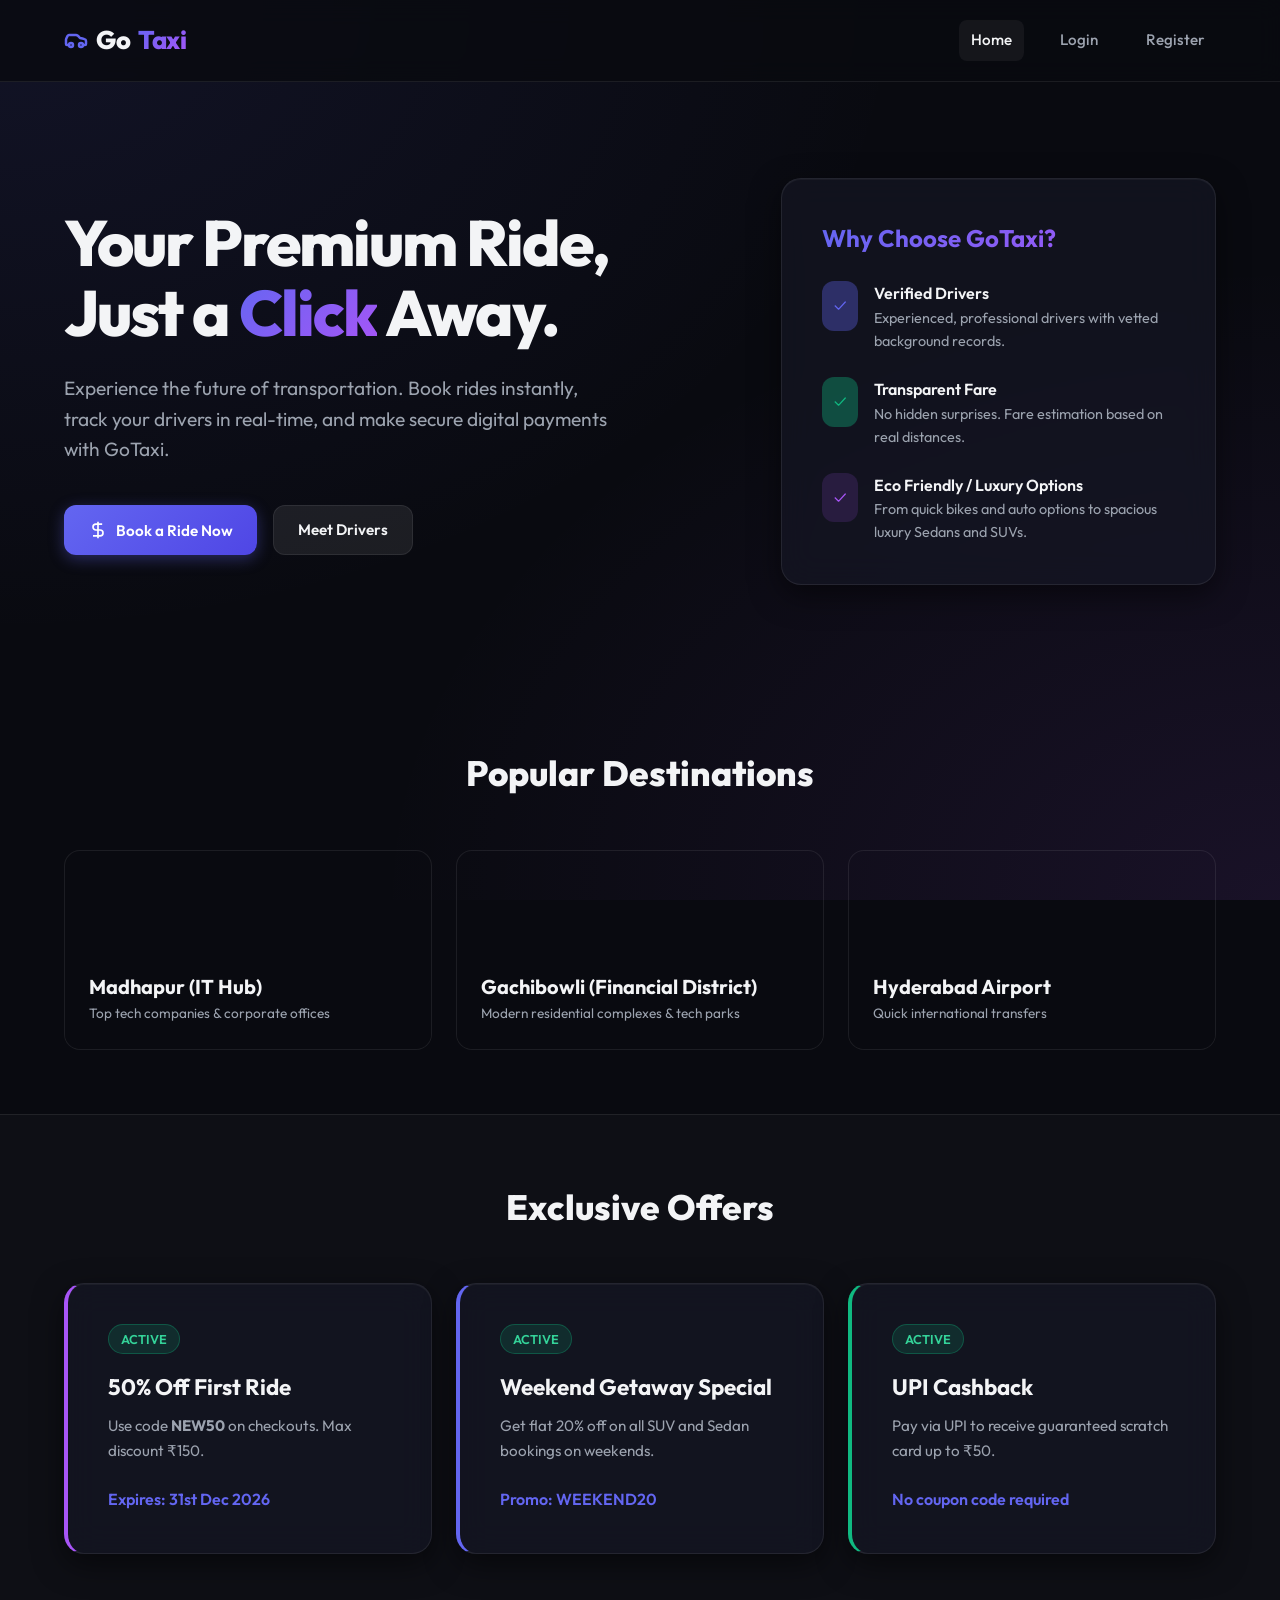
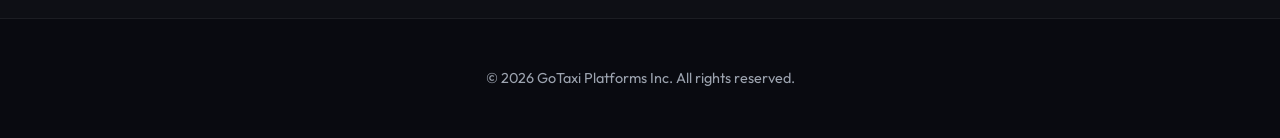
<file: Frontend/index.html>
<!DOCTYPE html>
<html lang="en">
<head>
    <meta charset="UTF-8">
    <meta name="viewport" content="width=device-width, initial-scale=1.0">
    <title>GoTaxi - Modern Ride Booking Platform</title>
    <link rel="stylesheet" href="style.css">
</head>
<body>
    <nav class="navbar" id="main-nav"></nav>

    <main class="hero-section">
        <div class="hero-content">
            <h1>Your Premium Ride, Just a <span>Click</span> Away.</h1>
            <p>Experience the future of transportation. Book rides instantly, track your drivers in real-time, and make secure digital payments with GoTaxi.</p>
            <div class="hero-actions">
                <button class="btn btn-primary" id="quick-book-btn">
                    <svg width="20" height="20" fill="none" stroke="currentColor" stroke-width="2" viewBox="0 0 24 24"><path d="M12 2v20M17 5H9.5a3.5 3.5 0 0 0 0 7h5a3.5 3.5 0 0 1 0 7H6"/></svg>
                    Book a Ride Now
                </button>
                <a href="drivers.html" class="btn btn-secondary">Meet Drivers</a>
            </div>
        </div>
        
        <div class="glass-container" style="display: flex; flex-direction: column; gap: 1.5rem; justify-content: center; height: auto;">
            <h3 style="font-size: 1.5rem; font-weight: 700; background: linear-gradient(135deg, var(--primary), var(--accent)); -webkit-background-clip: text; -webkit-text-fill-color: transparent;">Why Choose GoTaxi?</h3>
            <div style="display: flex; gap: 1rem; align-items: flex-start;">
                <div style="background: var(--primary-glow); padding: 0.75rem; border-radius: 12px; color: var(--primary);">✓</div>
                <div>
                    <h4 style="font-weight: 600;">Verified Drivers</h4>
                    <p style="font-size: 0.9rem; color: var(--text-muted);">Experienced, professional drivers with vetted background records.</p>
                </div>
            </div>
            <div style="display: flex; gap: 1rem; align-items: flex-start;">
                <div style="background: var(--secondary-glow); padding: 0.75rem; border-radius: 12px; color: var(--secondary);">✓</div>
                <div>
                    <h4 style="font-weight: 600;">Transparent Fare</h4>
                    <p style="font-size: 0.9rem; color: var(--text-muted);">No hidden surprises. Fare estimation based on real distances.</p>
                </div>
            </div>
            <div style="display: flex; gap: 1rem; align-items: flex-start;">
                <div style="background: rgba(168, 85, 247, 0.15); padding: 0.75rem; border-radius: 12px; color: var(--accent);">✓</div>
                <div>
                    <h4 style="font-weight: 600;">Eco Friendly / Luxury Options</h4>
                    <p style="font-size: 0.9rem; color: var(--text-muted);">From quick bikes and auto options to spacious luxury Sedans and SUVs.</p>
                </div>
            </div>
        </div>
    </main>

    <section style="padding: 4rem 5%;">
        <h2 style="font-size: 2.2rem; font-weight: 800; text-align: center; margin-bottom: 3rem;">Popular <span>Destinations</span></h2>
        <div class="destinations-grid">
            <div class="destination-card" style="background-image: url('https://images.unsplash.com/photo-1595841696660-558ffb737a4e?w=500&auto=format&fit=crop&q=60');">
                <div class="destination-overlay">
                    <h3 style="font-size: 1.25rem; font-weight: 700;">Madhapur (IT Hub)</h3>
                    <p style="font-size: 0.85rem; color: var(--text-muted);">Top tech companies & corporate offices</p>
                </div>
            </div>
            <div class="destination-card" style="background-image: url('https://images.unsplash.com/photo-1598285521098-b80c5cd8ff71?w=500&auto=format&fit=crop&q=60');">
                <div class="destination-overlay">
                    <h3 style="font-size: 1.25rem; font-weight: 700;">Gachibowli (Financial District)</h3>
                    <p style="font-size: 0.85rem; color: var(--text-muted);">Modern residential complexes & tech parks</p>
                </div>
            </div>
            <div class="destination-card" style="background-image: url('https://images.unsplash.com/photo-1572431441293-63d30fc401c7?w=500&auto=format&fit=crop&q=60');">
                <div class="destination-overlay">
                    <h3 style="font-size: 1.25rem; font-weight: 700;">Hyderabad Airport</h3>
                    <p style="font-size: 0.85rem; color: var(--text-muted);">Quick international transfers</p>
                </div>
            </div>
        </div>
    </section>

    <section style="padding: 4rem 5%; background: rgba(255, 255, 255, 0.02); border-top: 1px solid var(--border-color);">
        <h2 style="font-size: 2.2rem; font-weight: 800; text-align: center; margin-bottom: 3rem;">Exclusive <span>Offers</span></h2>
        <div class="offers-grid">
            <div class="glass-container offer-card">
                <span class="badge badge-success" style="margin-bottom: 1rem;">ACTIVE</span>
                <h3 style="font-size: 1.4rem; font-weight: 700; margin-bottom: 0.5rem;">50% Off First Ride</h3>
                <p style="color: var(--text-muted); font-size: 0.95rem; margin-bottom: 1.5rem;">Use code <strong>NEW50</strong> on checkouts. Max discount ₹150.</p>
                <div style="font-weight: 600; color: var(--primary);">Expires: 31st Dec 2026</div>
            </div>
            <div class="glass-container offer-card" style="border-left: 4px solid var(--primary);">
                <span class="badge badge-success" style="margin-bottom: 1rem;">ACTIVE</span>
                <h3 style="font-size: 1.4rem; font-weight: 700; margin-bottom: 0.5rem;">Weekend Getaway Special</h3>
                <p style="color: var(--text-muted); font-size: 0.95rem; margin-bottom: 1.5rem;">Get flat 20% off on all SUV and Sedan bookings on weekends.</p>
                <div style="font-weight: 600; color: var(--primary);">Promo: WEEKEND20</div>
            </div>
            <div class="glass-container offer-card" style="border-left: 4px solid var(--secondary);">
                <span class="badge badge-success" style="margin-bottom: 1rem;">ACTIVE</span>
                <h3 style="font-size: 1.4rem; font-weight: 700; margin-bottom: 0.5rem;">UPI Cashback</h3>
                <p style="color: var(--text-muted); font-size: 0.95rem; margin-bottom: 1.5rem;">Pay via UPI to receive guaranteed scratch card up to ₹50.</p>
                <div style="font-weight: 600; color: var(--primary);">No coupon code required</div>
            </div>
        </div>
    </section>

    <footer style="text-align: center; padding: 3rem 0; border-top: 1px solid var(--border-color); color: var(--text-muted); font-size: 0.9rem;">
        <p>&copy; 2026 GoTaxi Platforms Inc. All rights reserved.</p>
    </footer>

    <script src="script.js"></script>
</body>
</html>
</file>
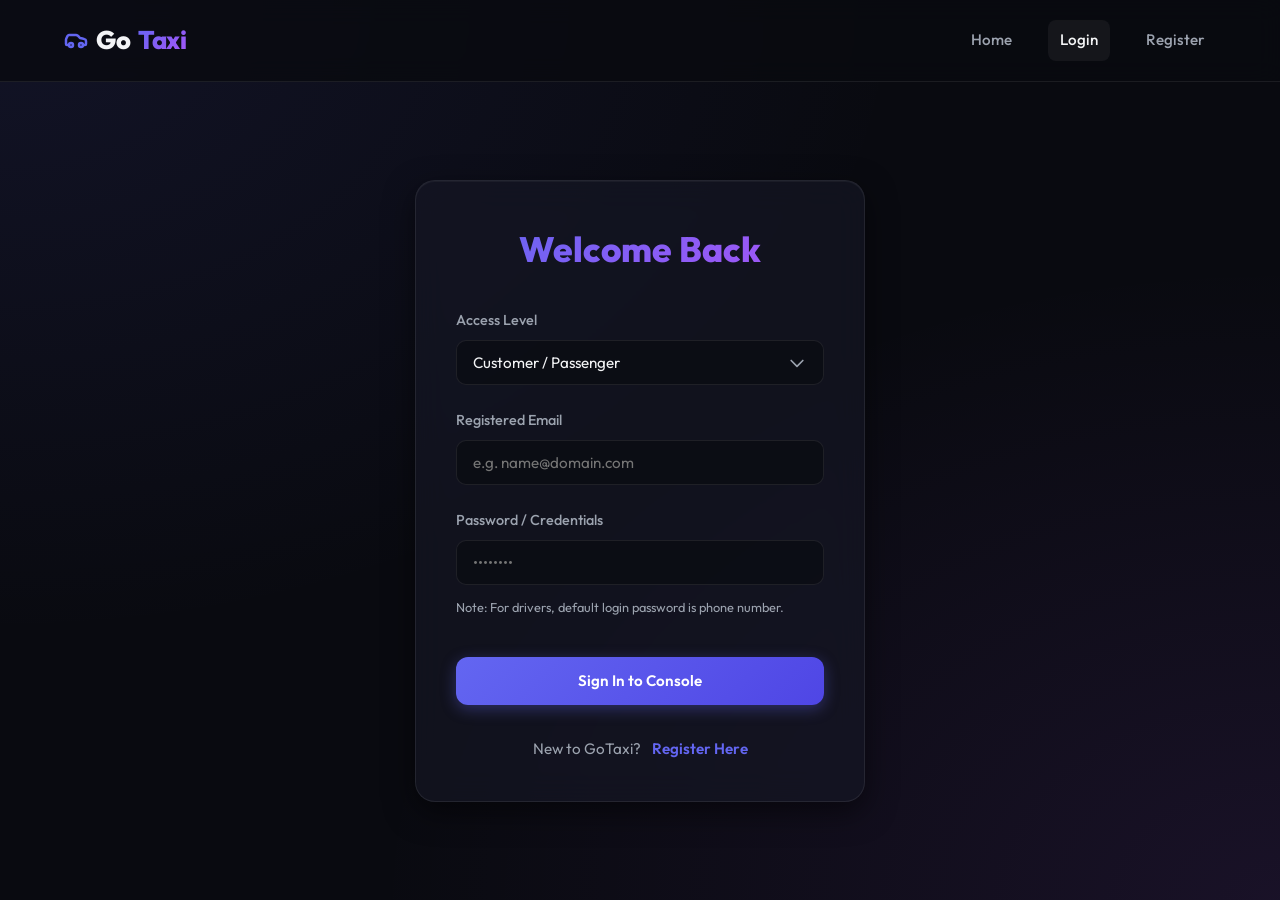
<file: Frontend/admin_dashboard.html>
<!DOCTYPE html>
<html lang="en">
<head>
    <meta charset="UTF-8">
    <meta name="viewport" content="width=device-width, initial-scale=1.0">
    <title>GoTaxi - Platform Administration</title>
    <link rel="stylesheet" href="style.css">
</head>
<body>
    <nav class="navbar" id="main-nav"></nav>

    <main style="max-width: 1300px; margin: 3rem auto; padding: 0 1.5rem;">
        <div style="display: flex; justify-content: space-between; align-items: center; margin-bottom: 2rem;">
            <h2 style="font-size: 2.2rem; font-weight: 800; background: linear-gradient(135deg, var(--primary), var(--accent)); -webkit-background-clip: text; -webkit-text-fill-color: transparent;">Platform Control Panel</h2>
            <button id="admin-add-btn" class="btn btn-primary">
                <svg width="20" height="20" fill="none" stroke="currentColor" stroke-width="2" viewBox="0 0 24 24"><path d="M12 4v16m8-8H4"/></svg>
                Add New Record
            </button>
        </div>

        <!-- Navigation Tabs -->
        <div class="tabs-header">
            <button class="tab-btn active" data-tab="customers">Customers</button>
            <button class="tab-btn" data-tab="drivers">Drivers</button>
            <button class="tab-btn" data-tab="vehicles">Vehicles</button>
            <button class="tab-btn" data-tab="bookings">Bookings</button>
            <button class="tab-btn" data-tab="payments">Payments</button>
        </div>

        <!-- Tab Contents -->
        
        <!-- Customers Tab -->
        <div id="customers" class="tab-pane active">
            <div class="table-wrapper">
                <table>
                    <thead>
                        <tr>
                            <th>Cust ID</th>
                            <th>Full Name</th>
                            <th>Email Address</th>
                            <th>Phone Number</th>
                            <th>Address</th>
                            <th>Actions</th>
                        </tr>
                    </thead>
                    <tbody id="admin-customers-tbody">
                        <tr>
                            <td colspan="6" style="text-align: center; color: var(--text-muted); padding: 2rem;">Loading customers...</td>
                        </tr>
                    </tbody>
                </table>
            </div>
        </div>

        <!-- Drivers Tab -->
        <div id="drivers" class="tab-pane">
            <div class="table-wrapper">
                <table>
                    <thead>
                        <tr>
                            <th>Driver ID</th>
                            <th>Name</th>
                            <th>Email Address</th>
                            <th>Phone</th>
                            <th>License</th>
                            <th>Experience</th>
                            <th>Status</th>
                            <th>Actions</th>
                        </tr>
                    </thead>
                    <tbody id="admin-drivers-tbody">
                        <tr>
                            <td colspan="8" style="text-align: center; color: var(--text-muted); padding: 2rem;">Loading drivers...</td>
                        </tr>
                    </tbody>
                </table>
            </div>
        </div>

        <!-- Vehicles Tab -->
        <div id="vehicles" class="tab-pane">
            <div class="table-wrapper">
                <table>
                    <thead>
                        <tr>
                            <th>Vehicle ID</th>
                            <th>Driver Owner Name</th>
                            <th>Model</th>
                            <th>Category Type</th>
                            <th>Plate Number</th>
                            <th>Seating Capacity</th>
                            <th>Actions</th>
                        </tr>
                    </thead>
                    <tbody id="admin-vehicles-tbody">
                        <tr>
                            <td colspan="7" style="text-align: center; color: var(--text-muted); padding: 2rem;">Loading vehicles...</td>
                        </tr>
                    </tbody>
                </table>
            </div>
        </div>

        <!-- Bookings Tab -->
        <div id="bookings" class="tab-pane">
            <div class="table-wrapper">
                <table>
                    <thead>
                        <tr>
                            <th>Booking ID</th>
                            <th>Customer Name</th>
                            <th>Driver Name</th>
                            <th>Travel Route</th>
                            <th>Booking Date</th>
                            <th>Total Fare</th>
                            <th>Status</th>
                            <th>Actions</th>
                        </tr>
                    </thead>
                    <tbody id="admin-bookings-tbody">
                        <tr>
                            <td colspan="8" style="text-align: center; color: var(--text-muted); padding: 2rem;">Loading bookings...</td>
                        </tr>
                    </tbody>
                </table>
            </div>
        </div>

        <!-- Payments Tab -->
        <div id="payments" class="tab-pane">
            <div class="table-wrapper">
                <table>
                    <thead>
                        <tr>
                            <th>Payment ID</th>
                            <th>Booking ID</th>
                            <th>Customer Name</th>
                            <th>Amount Paid</th>
                            <th>Method</th>
                            <th>Payment Status</th>
                            <th>Actions</th>
                        </tr>
                    </thead>
                    <tbody id="admin-payments-tbody">
                        <tr>
                            <td colspan="7" style="text-align: center; color: var(--text-muted); padding: 2rem;">Loading payments...</td>
                        </tr>
                    </tbody>
                </table>
            </div>
        </div>
    </main>

    <!-- Modal Form Dialog for Add/Edit -->
    <div id="adminModal" class="modal">
        <div class="glass-container modal-content">
            <h3 id="modal-title" style="font-size: 1.5rem; font-weight: 700; margin-bottom: 1.5rem; background: linear-gradient(135deg, var(--primary), var(--accent)); -webkit-background-clip: text; -webkit-text-fill-color: transparent;">Add/Edit Record</h3>
            
            <form id="adminModalForm">
                <div id="modal-form-fields">
                    <!-- Fields dynamically injected by script.js -->
                </div>
                
                <div style="display: flex; gap: 1rem; margin-top: 2rem; justify-content: flex-end;">
                    <button type="button" class="btn btn-secondary" onclick="closeModal()">Cancel</button>
                    <button type="submit" class="btn btn-primary">Save Changes</button>
                </div>
            </form>
        </div>
    </div>

    <script src="script.js"></script>
</body>
</html>
</file>
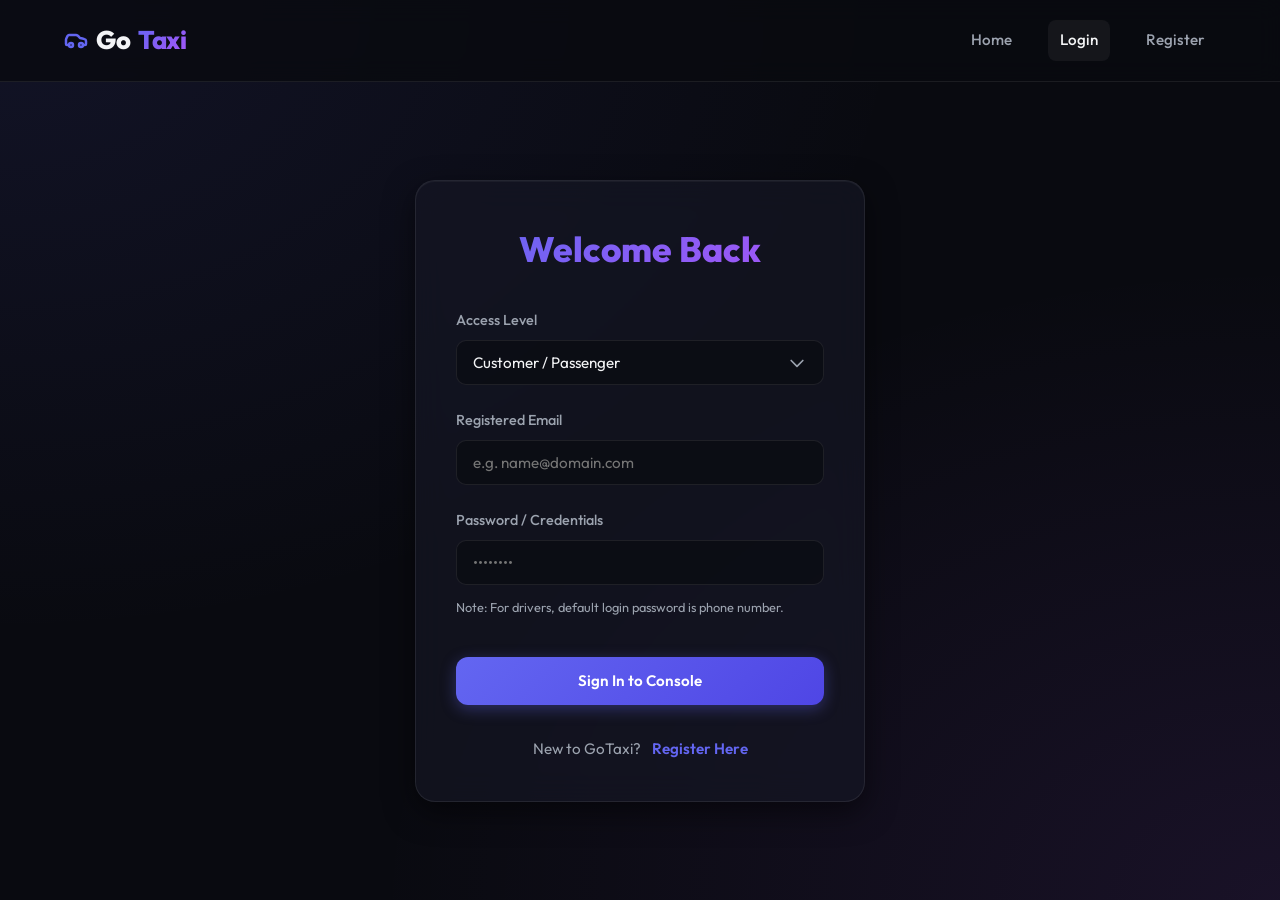
<file: Frontend/booking.html>
<!DOCTYPE html>
<html lang="en">
<head>
    <meta charset="UTF-8">
    <meta name="viewport" content="width=device-width, initial-scale=1.0">
    <title>GoTaxi - Request Ride</title>
    <link rel="stylesheet" href="style.css">
</head>
<body>
    <nav class="navbar" id="main-nav"></nav>

    <main style="max-width: 600px; margin: 4rem auto; padding: 0 1.5rem;">
        <div class="glass-container">
            <h2 style="font-size: 2.2rem; font-weight: 800; text-align: center; margin-bottom: 2rem; background: linear-gradient(135deg, var(--primary), var(--accent)); -webkit-background-clip: text; -webkit-text-fill-color: transparent;">Book Your Ride</h2>
            
            <div class="form-group">
                <label class="form-label" for="pickup">Pickup Location</label>
                <input type="text" id="pickup" class="form-control" placeholder="Enter starting point (e.g. Madhapur)" required>
            </div>

            <div class="form-group">
                <label class="form-label" for="drop">Drop Location</label>
                <input type="text" id="drop" class="form-control" placeholder="Enter destination (e.g. Gachibowli)" required>
            </div>

            <div class="form-group">
                <label class="form-label" for="vehicle_type">Preferred Vehicle Category</label>
                <select id="vehicle_type" class="form-control">
                    <option value="Sedan">Sedan (Comfortable 4-seater)</option>
                    <option value="Hatchback">Hatchback (Affordable 4-seater)</option>
                    <option value="SUV">SUV (Spacious 6-seater)</option>
                    <option value="Auto">Auto (Quick city travel)</option>
                    <option value="Bike">Bike (Single passenger express)</option>
                    <option value="Luxury">Luxury (Premium segment sedan)</option>
                </select>
            </div>

            <button type="button" id="calc-fare-btn" class="btn btn-secondary" style="width: 100%; margin-top: 1rem; padding: 0.8rem;">
                Estimate Ride Fare
            </button>

            <div id="fare-estimate-box" class="glass-container" style="display: none; margin-top: 2rem; border-color: var(--primary); text-align: center; background: rgba(99, 102, 241, 0.05);">
                <span style="color: var(--text-muted); font-size: 0.95rem; font-weight: 500;">ESTIMATED FARE</span>
                <h3 id="fare-value" style="font-size: 3rem; font-weight: 800; color: var(--text-main); margin: 0.5rem 0;">₹0</h3>
                <p style="font-size: 0.85rem; color: var(--text-muted);">Inclusive of taxes and tolls. Dynamic pricing may vary based on traffic.</p>
            </div>

            <button type="button" id="book-ride-btn" class="btn btn-primary" style="display: none; width: 100%; margin-top: 1.5rem; padding: 0.9rem;">
                <svg width="20" height="20" fill="none" stroke="currentColor" stroke-width="2" viewBox="0 0 24 24"><path d="M5 13l4 4L19 7"/></svg>
                Confirm Taxi Booking
            </button>
        </div>
    </main>

    <script src="script.js"></script>
</body>
</html>
</file>
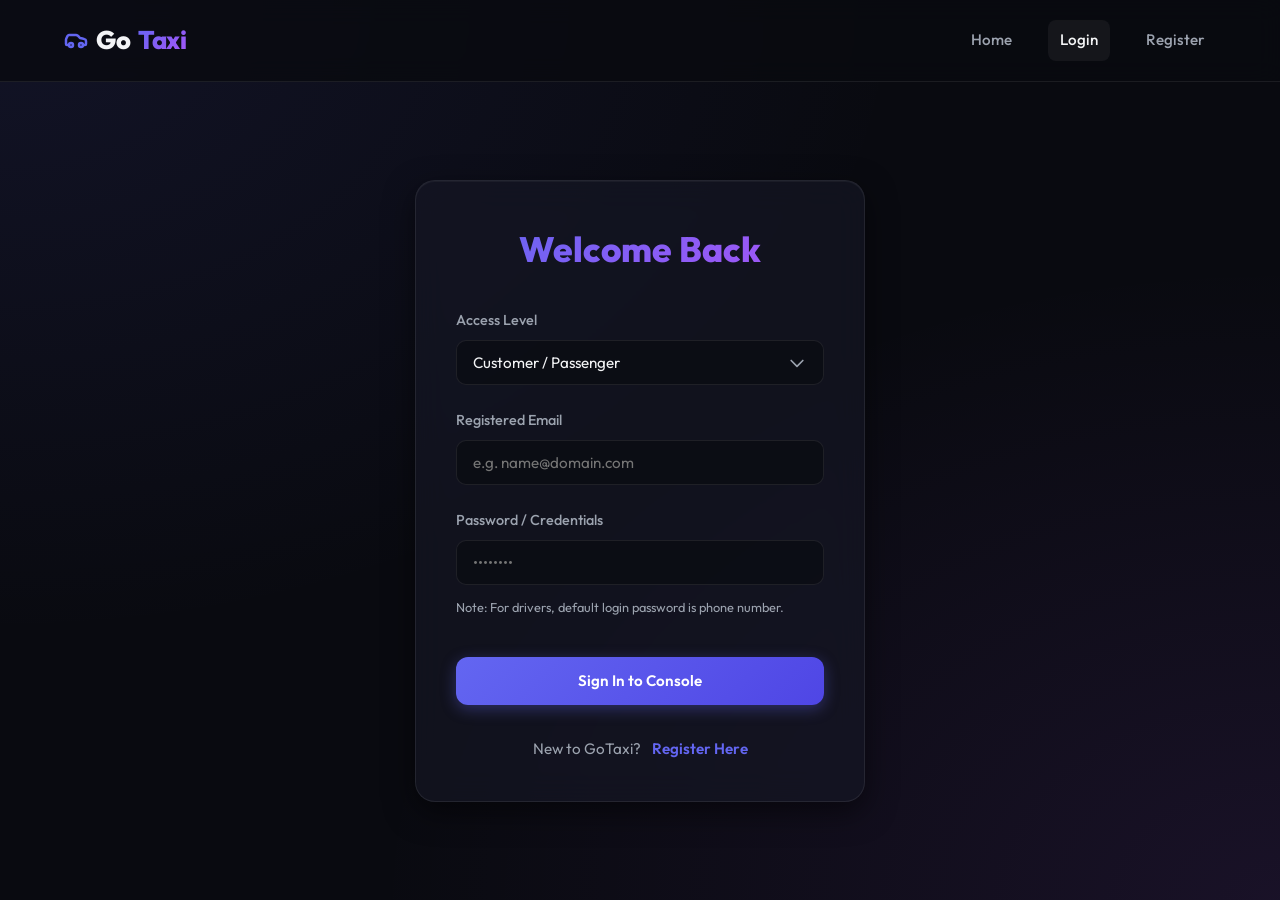
<file: Frontend/driver_dashboard.html>
<!DOCTYPE html>
<html lang="en">
<head>
    <meta charset="UTF-8">
    <meta name="viewport" content="width=device-width, initial-scale=1.0">
    <title>GoTaxi - Driver Partner Console</title>
    <link rel="stylesheet" href="style.css">
</head>
<body>
    <nav class="navbar" id="main-nav"></nav>

    <div class="dashboard-grid">
        <!-- Sidebar Controls -->
        <aside class="dashboard-sidebar">
            <div class="glass-container" style="padding: 1.5rem; display: flex; flex-direction: column; gap: 1.5rem;">
                <h3 style="font-size: 1.25rem; font-weight: 700; color: var(--primary);">Driver Partner</h3>
                
                <div>
                    <span style="color: var(--text-muted); font-size: 0.85rem; font-weight: 500;">PLATFORM RATING</span>
                    <div id="driver-rating-val" style="font-size: 1.2rem; font-weight: 700; color: var(--text-main); margin-top: 0.25rem;">4.8 ★</div>
                </div>

                <div class="form-group">
                    <label class="form-label" for="driver-avail-status">Availability Status</label>
                    <select id="driver-avail-status" class="form-control" style="background-color: var(--bg-dark);">
                        <option value="Available">Available (Accepting Trips)</option>
                        <option value="Busy">Busy (On Active Ride)</option>
                        <option value="Offline">Offline (Unavailable)</option>
                    </select>
                </div>
            </div>
        </aside>

        <!-- Main Workspace -->
        <main style="display: flex; flex-direction: column; gap: 2rem;">
            <div class="glass-container" style="padding: 2rem;">
                <h2 id="driver-dashboard-title" style="font-size: 2.2rem; font-weight: 800; background: linear-gradient(135deg, var(--primary), var(--accent)); -webkit-background-clip: text; -webkit-text-fill-color: transparent; margin-bottom: 2rem;">Driver Console</h2>
                
                <!-- Earnings and Trips Stats -->
                <div style="display: grid; grid-template-columns: 1fr 1fr; gap: 1.5rem; margin-bottom: 2.5rem;">
                    <div class="dashboard-card-stat" style="border-color: var(--secondary); background: rgba(16, 185, 129, 0.03);">
                        <div>
                            <h4 style="color: var(--text-muted); font-size: 0.95rem; font-weight: 500;">COMPLETED RIDES</h4>
                            <span id="stat-driver-completed" class="stat-value" style="color: var(--secondary);">0</span>
                        </div>
                        <div style="color: var(--secondary); background: var(--secondary-glow); padding: 0.8rem; border-radius: 12px;">
                            <svg width="24" height="24" fill="none" stroke="currentColor" stroke-width="2" viewBox="0 0 24 24"><path d="M5 13l4 4L19 7"/></svg>
                        </div>
                    </div>

                    <div class="dashboard-card-stat" style="border-color: var(--primary); background: rgba(99, 102, 241, 0.03);">
                        <div>
                            <h4 style="color: var(--text-muted); font-size: 0.95rem; font-weight: 500;">TOTAL EARNINGS</h4>
                            <span id="stat-driver-earnings" class="stat-value" style="color: var(--primary);">₹0</span>
                        </div>
                        <div style="color: var(--primary); background: var(--primary-glow); padding: 0.8rem; border-radius: 12px;">
                            <svg width="24" height="24" fill="none" stroke="currentColor" stroke-width="2" viewBox="0 0 24 24"><path d="M12 8c-1.657 0-3 .895-3 2s1.343 2 3 2 3 .895 3 2-1.343 2-3 2m0-8c1.11 0 2.08.402 2.599 1M12 8V7m0 1v8m0 0v1m0-1c-1.11 0-2.08-.402-2.599-1M21 12a9 9 0 11-18 0 9 9 0 0118 0z"/></svg>
                        </div>
                    </div>
                </div>

                <!-- Assigned Rides Table -->
                <h3 style="font-size: 1.5rem; font-weight: 700; margin-bottom: 1.25rem;">Assigned Trip Bookings</h3>
                <div class="table-wrapper">
                    <table>
                        <thead>
                            <tr>
                                <th>Booking ID</th>
                                <th>Customer Name</th>
                                <th>Route Locations</th>
                                <th>Total Fare</th>
                                <th>Ride Status</th>
                                <th>Actions</th>
                            </tr>
                        </thead>
                        <tbody id="assigned-trips-tbody">
                            <tr>
                                <td colspan="6" style="text-align: center; color: var(--text-muted); padding: 2rem;">Loading assigned bookings...</td>
                            </tr>
                        </tbody>
                    </table>
                </div>
            </div>
        </main>
    </div>

    <script src="script.js"></script>
</body>
</html>
</file>
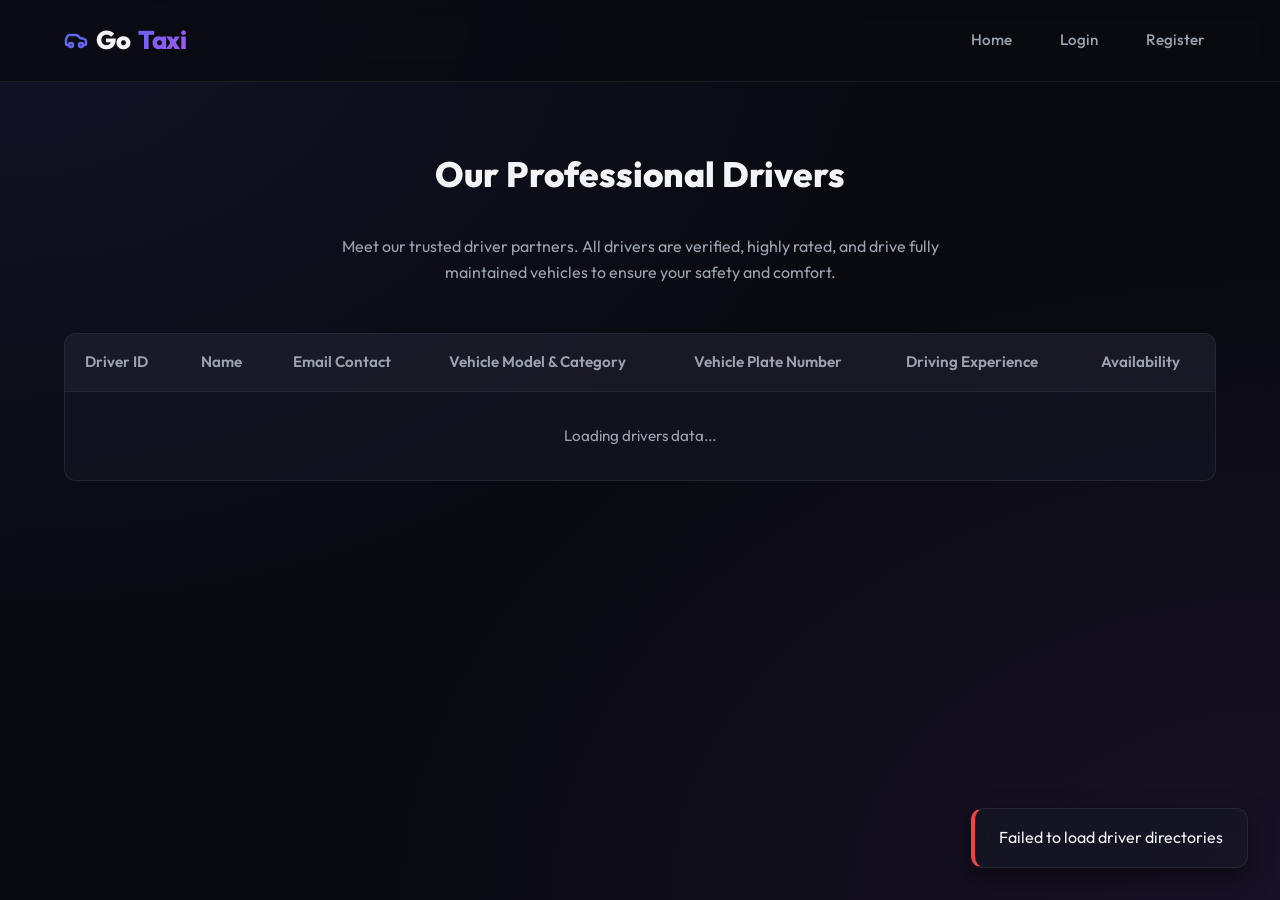
<file: Frontend/drivers.html>
<!DOCTYPE html>
<html lang="en">
<head>
    <meta charset="UTF-8">
    <meta name="viewport" content="width=device-width, initial-scale=1.0">
    <title>GoTaxi - Drivers Directory</title>
    <link rel="stylesheet" href="style.css">
</head>
<body>
    <nav class="navbar" id="main-nav"></nav>

    <main style="max-width: 1200px; margin: 4rem auto; padding: 0 1.5rem;">
        <h2 style="font-size: 2.2rem; font-weight: 800; text-align: center; margin-bottom: 2rem;">Our Professional <span>Drivers</span></h2>
        <p style="text-align: center; color: var(--text-muted); margin-bottom: 3rem; max-width: 600px; margin-left: auto; margin-right: auto;">
            Meet our trusted driver partners. All drivers are verified, highly rated, and drive fully maintained vehicles to ensure your safety and comfort.
        </p>

        <div class="table-wrapper">
            <table>
                <thead>
                    <tr>
                        <th>Driver ID</th>
                        <th>Name</th>
                        <th>Email Contact</th>
                        <th>Vehicle Model & Category</th>
                        <th>Vehicle Plate Number</th>
                        <th>Driving Experience</th>
                        <th>Availability</th>
                    </tr>
                </thead>
                <tbody id="drivers-directory-tbody">
                    <!-- Loaded dynamically via script.js -->
                    <tr>
                        <td colspan="7" style="text-align: center; color: var(--text-muted); padding: 2rem;">Loading drivers data...</td>
                    </tr>
                </tbody>
            </table>
        </div>
    </main>

    <script src="script.js"></script>
</body>
</html>
</file>
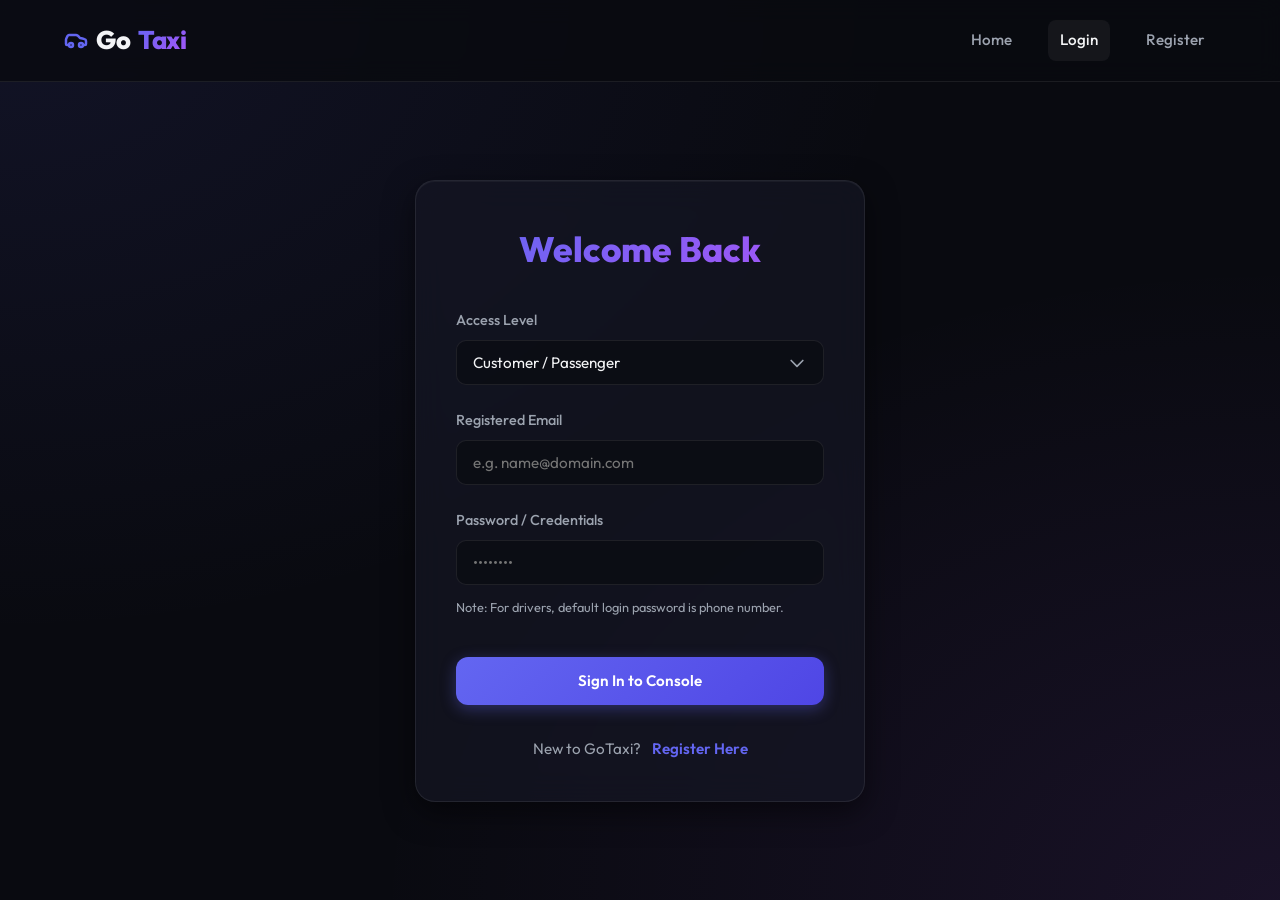
<file: Frontend/login.html>
<!DOCTYPE html>
<html lang="en">
<head>
    <meta charset="UTF-8">
    <meta name="viewport" content="width=device-width, initial-scale=1.0">
    <title>GoTaxi - Access Console</title>
    <link rel="stylesheet" href="style.css">
</head>
<body style="display: flex; flex-direction: column; min-height: 100vh;">
    <nav class="navbar" id="main-nav"></nav>

    <main style="flex: 1; display: flex; align-items: center; justify-content: center; padding: 3rem 0;">
        <div class="glass-container modal-content" style="width: 100%; max-width: 450px;">
            <h2 style="font-size: 2.2rem; font-weight: 800; text-align: center; margin-bottom: 2rem; background: linear-gradient(135deg, var(--primary), var(--accent)); -webkit-background-clip: text; -webkit-text-fill-color: transparent;">Welcome Back</h2>
            
            <form id="loginForm">
                <div class="form-group">
                    <label class="form-label" for="role">Access Level</label>
                    <select id="role" class="form-control" required>
                        <option value="customer">Customer / Passenger</option>
                        <option value="driver">Driver Partner</option>
                        <option value="admin">Platform Administrator</option>
                    </select>
                </div>

                <div class="form-group">
                    <label class="form-label" for="email">Registered Email</label>
                    <input type="email" id="email" class="form-control" placeholder="e.g. name@domain.com" required>
                </div>

                <div class="form-group">
                    <label class="form-label" for="password">Password / Credentials</label>
                    <input type="password" id="password" class="form-control" placeholder="••••••••" required>
                    <small style="color: var(--text-muted); font-size: 0.8rem; margin-top: 0.2rem;">Note: For drivers, default login password is phone number.</small>
                </div>

                <button type="submit" class="btn btn-primary" style="width: 100%; margin-top: 1rem; padding: 0.9rem;">
                    Sign In to Console
                </button>
            </form>

            <div style="margin-top: 2rem; text-align: center; font-size: 0.95rem;">
                <span style="color: var(--text-muted);">New to GoTaxi?</span> 
                <a href="register.html" style="color: var(--primary); font-weight: 600; text-decoration: none; margin-left: 0.5rem;">Register Here</a>
            </div>
        </div>
    </main>

    <script src="script.js"></script>
</body>
</html>
</file>
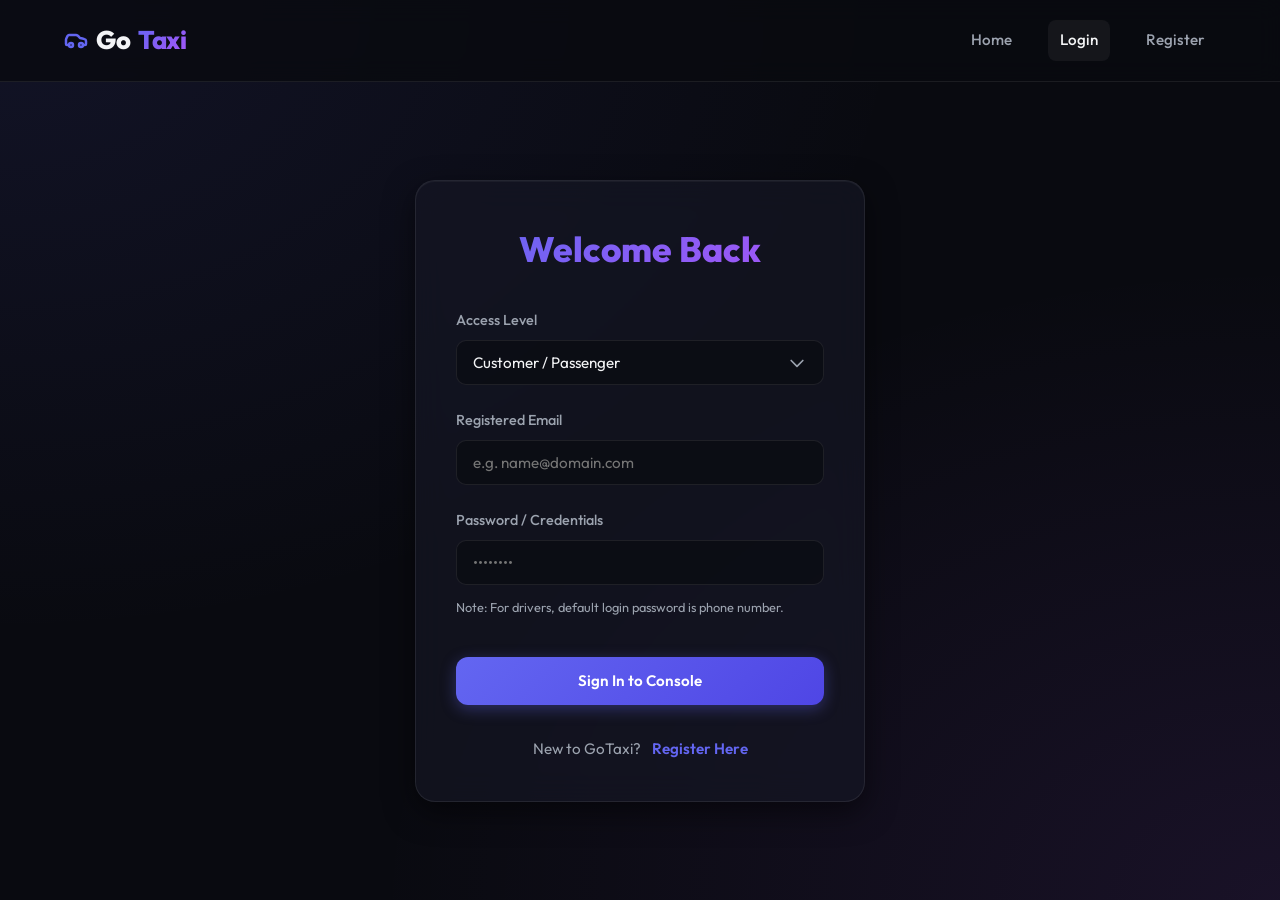
<file: Frontend/payments.html>
<!DOCTYPE html>
<html lang="en">
<head>
    <meta charset="UTF-8">
    <meta name="viewport" content="width=device-width, initial-scale=1.0">
    <title>GoTaxi - Secure Payment Checkout</title>
    <link rel="stylesheet" href="style.css">
</head>
<body>
    <nav class="navbar" id="main-nav"></nav>

    <main style="max-width: 550px; margin: 4rem auto; padding: 0 1.5rem;">
        <div class="glass-container">
            <h2 style="font-size: 2.2rem; font-weight: 800; text-align: center; margin-bottom: 2rem; background: linear-gradient(135deg, var(--primary), var(--accent)); -webkit-background-clip: text; -webkit-text-fill-color: transparent;">Payment Checkout</h2>
            
            <div style="background: rgba(255, 255, 255, 0.02); padding: 1.5rem; border-radius: 12px; border: 1px solid var(--border-color); margin-bottom: 2rem; display: flex; flex-direction: column; gap: 0.75rem;">
                <div style="display: flex; justify-content: space-between;">
                    <span style="color: var(--text-muted);">Booking ID:</span>
                    <span id="pay-booking-id" style="font-weight: 600;">#000</span>
                </div>
                <div style="display: flex; justify-content: space-between;">
                    <span style="color: var(--text-muted);">Travel Route:</span>
                    <span id="pay-route" style="font-weight: 600;">- ➔ -</span>
                </div>
                <div style="display: flex; justify-content: space-between;">
                    <span style="color: var(--text-muted);">Assigned Driver:</span>
                    <span id="pay-driver" style="font-weight: 600;">-</span>
                </div>
                <hr style="border: 0; border-top: 1px solid var(--border-color); margin: 0.5rem 0;">
                <div style="display: flex; justify-content: space-between; align-items: center;">
                    <span style="color: var(--text-muted); font-size: 1.1rem;">Total Payable Fare:</span>
                    <span id="pay-fare" style="font-size: 1.8rem; font-weight: 800; color: var(--secondary);">₹0</span>
                </div>
            </div>

            <form id="payForm">
                <div class="form-group">
                    <label class="form-label" for="payment_method">Select Payment Method</label>
                    <select id="payment_method" class="form-control" required>
                        <option value="UPI">UPI (Google Pay, PhonePe, Paytm)</option>
                        <option value="Credit Card">Credit Card (Visa, MasterCard, Amex)</option>
                        <option value="Debit Card">Debit Card</option>
                        <option value="Wallet">Wallet (Paytm, Mobikwik, Amazon Pay)</option>
                        <option value="Cash">Cash (Pay to Driver directly)</option>
                    </select>
                </div>

                <button type="submit" class="btn btn-success" style="width: 100%; margin-top: 1.5rem; padding: 0.9rem;">
                    <svg width="20" height="20" fill="none" stroke="currentColor" stroke-width="2" viewBox="0 0 24 24"><path d="M12 15c-1.66 0-3-1.34-3-3s1.34-3 3-3 3 1.34 3 3-1.34 3-3 3z"/><path d="M3 22V2h18v20H3zm4-16h10v12H7V6z"/></svg>
                    Confirm & Authorize Payment
                </button>
            </form>
        </div>
    </main>

    <script src="script.js"></script>
</body>
</html>
</file>
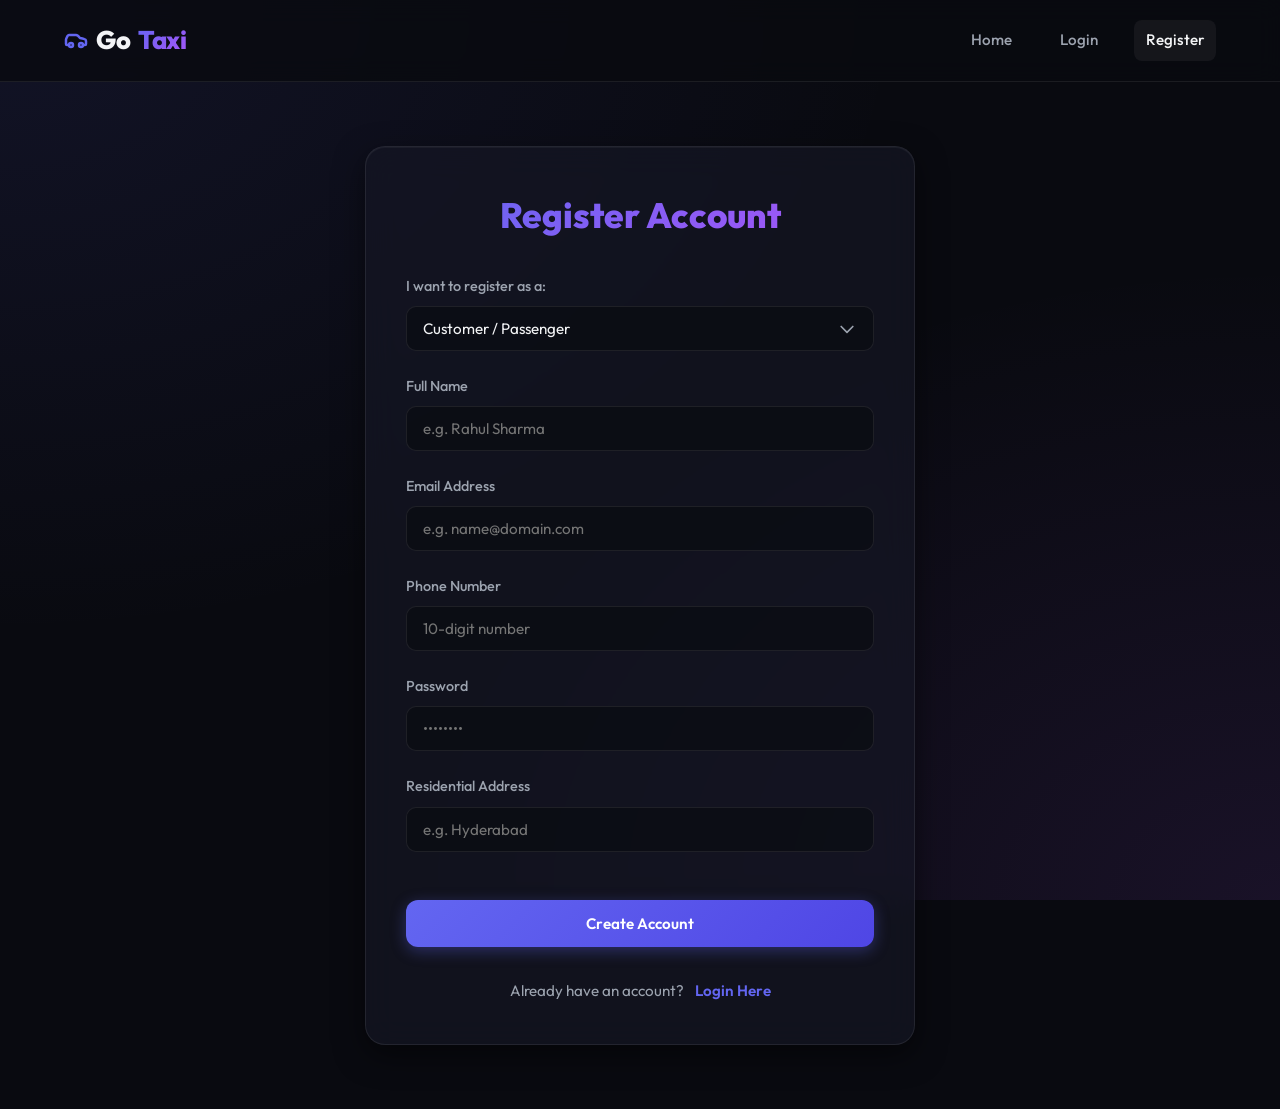
<file: Frontend/register.html>
<!DOCTYPE html>
<html lang="en">
<head>
    <meta charset="UTF-8">
    <meta name="viewport" content="width=device-width, initial-scale=1.0">
    <title>GoTaxi - Join the Platform</title>
    <link rel="stylesheet" href="style.css">
</head>
<body style="display: flex; flex-direction: column; min-height: 100vh;">
    <nav class="navbar" id="main-nav"></nav>

    <main style="flex: 1; display: flex; align-items: center; justify-content: center; padding: 4rem 0;">
        <div class="glass-container modal-content" style="width: 100%; max-width: 550px;">
            <h2 style="font-size: 2.2rem; font-weight: 800; text-align: center; margin-bottom: 2rem; background: linear-gradient(135deg, var(--primary), var(--accent)); -webkit-background-clip: text; -webkit-text-fill-color: transparent;">Register Account</h2>
            
            <form id="registerForm">
                <div class="form-group">
                    <label class="form-label" for="reg-role">I want to register as a:</label>
                    <select id="reg-role" class="form-control" required>
                        <option value="customer">Customer / Passenger</option>
                        <option value="driver">Driver Partner</option>
                    </select>
                </div>

                <div class="form-group">
                    <label class="form-label" for="reg-name">Full Name</label>
                    <input type="text" id="reg-name" class="form-control" placeholder="e.g. Rahul Sharma" required>
                </div>

                <div class="form-group">
                    <label class="form-label" for="reg-email">Email Address</label>
                    <input type="email" id="reg-email" class="form-control" placeholder="e.g. name@domain.com" required>
                </div>

                <div class="form-group">
                    <label class="form-label" for="reg-phone">Phone Number</label>
                    <input type="text" id="reg-phone" class="form-control" placeholder="10-digit number" required>
                </div>

                <div class="form-group">
                    <label class="form-label" for="reg-password">Password</label>
                    <input type="password" id="reg-password" class="form-control" placeholder="••••••••" required>
                </div>

                <!-- Customer-only Fields -->
                <div id="customer-only-fields">
                    <div class="form-group">
                        <label class="form-label" for="reg-address">Residential Address</label>
                        <input type="text" id="reg-address" class="form-control" placeholder="e.g. Hyderabad" required>
                    </div>
                </div>

                <!-- Driver-only Fields (Initially hidden) -->
                <div id="driver-only-fields" style="display: none; border-top: 1px solid var(--border-color); margin-top: 1.5rem; padding-top: 1.5rem;">
                    <h3 style="font-size: 1.25rem; font-weight: 700; margin-bottom: 1rem; color: var(--accent);">Professional & Vehicle Details</h3>
                    
                    <div style="display: grid; grid-template-columns: 1fr 1fr; gap: 1rem;">
                        <div class="form-group">
                            <label class="form-label" for="reg-license">License Number</label>
                            <input type="text" id="reg-license" class="form-control" placeholder="e.g. DL123456789">
                        </div>
                        <div class="form-group">
                            <label class="form-label" for="reg-experience">Experience (Years)</label>
                            <input type="number" id="reg-experience" class="form-control" placeholder="e.g. 5" min="0">
                        </div>
                    </div>

                    <div style="display: grid; grid-template-columns: 1fr 1fr; gap: 1rem;">
                        <div class="form-group">
                            <label class="form-label" for="reg-vehicle-model">Vehicle Model</label>
                            <input type="text" id="reg-vehicle-model" class="form-control" placeholder="e.g. Hyundai Verna">
                        </div>
                        <div class="form-group">
                            <label class="form-label" for="reg-vehicle-no">Vehicle Number</label>
                            <input type="text" id="reg-vehicle-no" class="form-control" placeholder="e.g. TS09AB1234">
                        </div>
                    </div>

                    <div style="display: grid; grid-template-columns: 1fr 1fr; gap: 1rem;">
                        <div class="form-group">
                            <label class="form-label" for="reg-vehicle-type">Vehicle Type</label>
                            <select id="reg-vehicle-type" class="form-control">
                                <option value="Sedan">Sedan</option>
                                <option value="Hatchback">Hatchback</option>
                                <option value="SUV">SUV</option>
                                <option value="Auto">Auto</option>
                                <option value="Bike">Bike</option>
                                <option value="Luxury">Luxury</option>
                            </select>
                        </div>
                        <div class="form-group">
                            <label class="form-label" for="reg-vehicle-capacity">Seating Capacity</label>
                            <input type="number" id="reg-vehicle-capacity" class="form-control" placeholder="e.g. 4" min="1">
                        </div>
                    </div>
                </div>

                <button type="submit" class="btn btn-primary" style="width: 100%; margin-top: 1.5rem; padding: 0.9rem;">
                    Create Account
                </button>
            </form>

            <div style="margin-top: 2rem; text-align: center; font-size: 0.95rem;">
                <span style="color: var(--text-muted);">Already have an account?</span> 
                <a href="login.html" style="color: var(--primary); font-weight: 600; text-decoration: none; margin-left: 0.5rem;">Login Here</a>
            </div>
        </div>
    </main>

    <script src="script.js"></script>
</body>
</html>
</file>
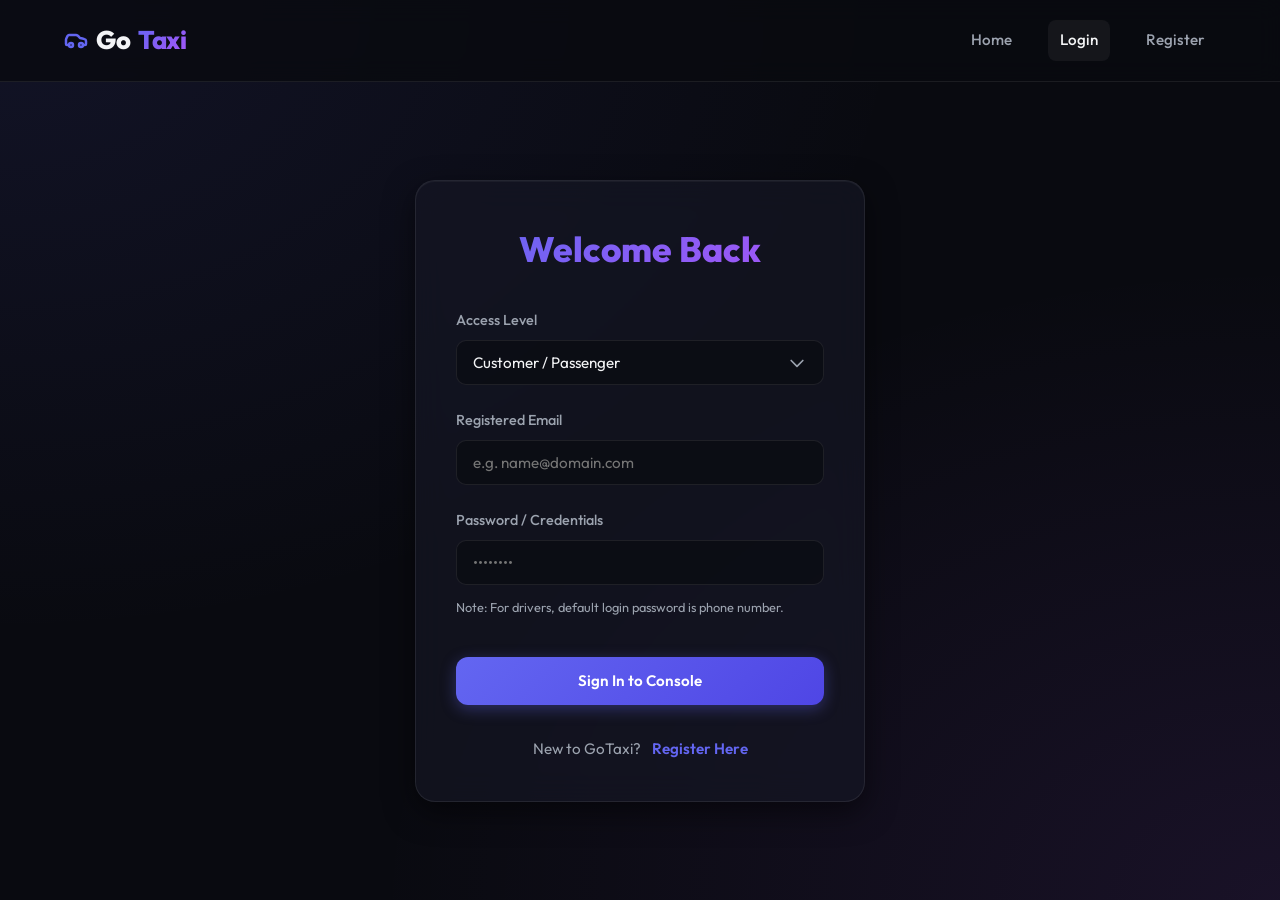
<file: Frontend/ride_history.html>
<!DOCTYPE html>
<html lang="en">
<head>
    <meta charset="UTF-8">
    <meta name="viewport" content="width=device-width, initial-scale=1.0">
    <title>GoTaxi - Ride History</title>
    <link rel="stylesheet" href="style.css">
</head>
<body>
    <nav class="navbar" id="main-nav"></nav>

    <main style="max-width: 1200px; margin: 4rem auto; padding: 0 1.5rem;">
        <h2 style="font-size: 2.2rem; font-weight: 800; text-align: center; margin-bottom: 2rem;">Your <span>Ride History</span></h2>
        
        <div class="table-wrapper">
            <table>
                <thead>
                    <tr>
                        <th>Booking ID</th>
                        <th>Booking Date</th>
                        <th>Driver Partner</th>
                        <th>Travel Route</th>
                        <th>Total Fare</th>
                        <th>Ride Status</th>
                        <th>Payment Status</th>
                    </tr>
                </thead>
                <tbody id="history-tbody">
                    <tr>
                        <td colspan="7" style="text-align: center; color: var(--text-muted); padding: 2rem;">Fetching booking logs...</td>
                    </tr>
                </tbody>
            </table>
        </div>
    </main>

    <script src="script.js"></script>
</body>
</html>
</file>
<file: Frontend/style.css>
@import url('https://fonts.googleapis.com/css2?family=Outfit:wght@300;400;500;600;700;800&display=swap');

:root {
    --bg-dark: #090a10;
    --bg-card: rgba(22, 24, 38, 0.65);
    --bg-card-hover: rgba(30, 33, 52, 0.85);
    --primary: #6366f1; /* Indigo */
    --primary-glow: rgba(99, 102, 241, 0.35);
    --secondary: #10b981; /* Emerald */
    --secondary-glow: rgba(16, 185, 129, 0.35);
    --accent: #a855f7; /* Purple */
    --danger: #ef4444;
    --danger-glow: rgba(239, 68, 68, 0.35);
    --warning: #f59e0b;
    --warning-glow: rgba(245, 158, 11, 0.35);
    --text-main: #f3f4f6;
    --text-muted: #9ca3af;
    --border-color: rgba(255, 255, 255, 0.08);
    --border-hover: rgba(255, 255, 255, 0.15);
    --font-outfit: 'Outfit', sans-serif;
    --transition-fast: 0.2s cubic-bezier(0.4, 0, 0.2, 1);
    --transition-medium: 0.3s cubic-bezier(0.4, 0, 0.2, 1);
}

* {
    margin: 0;
    padding: 0;
    box-sizing: border-box;
}

body {
    background-color: var(--bg-dark);
    color: var(--text-main);
    font-family: var(--font-outfit);
    line-height: 1.6;
    overflow-x: hidden;
    background-image: 
        radial-gradient(at 0% 0%, rgba(99, 102, 241, 0.1) 0px, transparent 50%),
        radial-gradient(at 100% 100%, rgba(168, 85, 247, 0.1) 0px, transparent 50%);
    background-attachment: fixed;
    min-height: 100vh;
}

/* Scrollbar styling */
::-webkit-scrollbar {
    width: 8px;
}
::-webkit-scrollbar-track {
    background: var(--bg-dark);
}
::-webkit-scrollbar-thumb {
    background: rgba(99, 102, 241, 0.3);
    border-radius: 4px;
}
::-webkit-scrollbar-thumb:hover {
    background: rgba(99, 102, 241, 0.5);
}

/* Glassmorphism Container */
.glass-container {
    background: var(--bg-card);
    backdrop-filter: blur(16px);
    -webkit-backdrop-filter: blur(16px);
    border: 1px solid var(--border-color);
    border-radius: 20px;
    padding: 2.5rem;
    box-shadow: 0 10px 30px rgba(0, 0, 0, 0.5), inset 0 1px 1px rgba(255, 255, 255, 0.05);
    transition: transform var(--transition-medium), border-color var(--transition-medium), box-shadow var(--transition-medium);
}

.glass-container:hover {
    border-color: var(--border-hover);
    box-shadow: 0 15px 35px rgba(99, 102, 241, 0.1), 0 5px 15px rgba(0, 0, 0, 0.4);
}

/* Navigation bar */
.navbar {
    display: flex;
    justify-content: space-between;
    align-items: center;
    padding: 1.25rem 5%;
    background: rgba(9, 10, 16, 0.8);
    backdrop-filter: blur(12px);
    -webkit-backdrop-filter: blur(12px);
    border-bottom: 1px solid var(--border-color);
    position: sticky;
    top: 0;
    z-index: 1000;
}

.nav-brand {
    font-size: 1.6rem;
    font-weight: 800;
    color: var(--text-main);
    text-decoration: none;
    display: flex;
    align-items: center;
    gap: 0.5rem;
    letter-spacing: -0.5px;
}

.nav-brand span {
    background: linear-gradient(135deg, var(--primary), var(--accent));
    -webkit-background-clip: text;
    -webkit-text-fill-color: transparent;
}

.nav-links {
    display: flex;
    gap: 1.5rem;
    align-items: center;
}

.nav-link {
    color: var(--text-muted);
    text-decoration: none;
    font-weight: 500;
    font-size: 0.95rem;
    transition: color var(--transition-fast);
    padding: 0.5rem 0.75rem;
    border-radius: 8px;
}

.nav-link:hover, .nav-link.active {
    color: var(--text-main);
    background: rgba(255, 255, 255, 0.05);
}

.nav-user {
    display: flex;
    align-items: center;
    gap: 1rem;
    font-size: 0.9rem;
    border-left: 1px solid var(--border-color);
    padding-left: 1.5rem;
}

.nav-user-name {
    font-weight: 600;
    color: var(--primary);
}

/* Buttons */
.btn {
    display: inline-flex;
    align-items: center;
    justify-content: center;
    gap: 0.5rem;
    padding: 0.75rem 1.5rem;
    border-radius: 12px;
    font-weight: 600;
    font-size: 0.95rem;
    font-family: var(--font-outfit);
    cursor: pointer;
    transition: all var(--transition-fast);
    text-decoration: none;
    border: none;
}

.btn-primary {
    background: linear-gradient(135deg, var(--primary), #4f46e5);
    color: #fff;
    box-shadow: 0 4px 15px var(--primary-glow);
}

.btn-primary:hover {
    transform: translateY(-2px);
    box-shadow: 0 6px 20px rgba(99, 102, 241, 0.5);
}

.btn-secondary {
    background: rgba(255, 255, 255, 0.08);
    color: var(--text-main);
    border: 1px solid var(--border-color);
}

.btn-secondary:hover {
    background: rgba(255, 255, 255, 0.15);
    border-color: var(--border-hover);
}

.btn-danger {
    background: linear-gradient(135deg, var(--danger), #dc2626);
    color: #fff;
    box-shadow: 0 4px 15px var(--danger-glow);
}

.btn-danger:hover {
    transform: translateY(-2px);
    box-shadow: 0 6px 20px rgba(239, 68, 68, 0.5);
}

.btn-success {
    background: linear-gradient(135deg, var(--secondary), #059669);
    color: #fff;
    box-shadow: 0 4px 15px var(--secondary-glow);
}

.btn-success:hover {
    transform: translateY(-2px);
    box-shadow: 0 6px 20px rgba(16, 185, 129, 0.5);
}

/* Forms */
.form-group {
    margin-bottom: 1.5rem;
    display: flex;
    flex-direction: column;
    gap: 0.5rem;
}

.form-label {
    font-size: 0.9rem;
    font-weight: 500;
    color: var(--text-muted);
}

.form-control {
    background: rgba(9, 10, 16, 0.6);
    border: 1px solid var(--border-color);
    border-radius: 10px;
    padding: 0.75rem 1rem;
    color: var(--text-main);
    font-family: var(--font-outfit);
    font-size: 0.95rem;
    transition: all var(--transition-fast);
}

.form-control:focus {
    outline: none;
    border-color: var(--primary);
    box-shadow: 0 0 0 3px var(--primary-glow);
    background: rgba(9, 10, 16, 0.8);
}

select.form-control {
    appearance: none;
    background-image: url("data:image/svg+xml,%3Csvg xmlns='http://www.w3.org/2000/svg' fill='none' viewBox='0 0 24 24' stroke='%239ca3af'%3E%3Cpath stroke-linecap='round' stroke-linejoin='round' stroke-width='2' d='M19 9l-7 7-7-7'/%3E%3C/svg%3E");
    background-repeat: no-repeat;
    background-position: right 1rem center;
    background-size: 1.25rem;
    padding-right: 2.5rem;
}

/* Hero Section */
.hero-section {
    display: grid;
    grid-template-columns: 1.2fr 0.8fr;
    gap: 4rem;
    padding: 6rem 5%;
    align-items: center;
}

.hero-content h1 {
    font-size: 4rem;
    font-weight: 800;
    line-height: 1.1;
    margin-bottom: 1.5rem;
    letter-spacing: -2px;
}

.hero-content h1 span {
    background: linear-gradient(135deg, var(--primary), var(--accent));
    -webkit-background-clip: text;
    -webkit-text-fill-color: transparent;
}

.hero-content p {
    font-size: 1.2rem;
    color: var(--text-muted);
    margin-bottom: 2.5rem;
    max-width: 550px;
}

.hero-actions {
    display: flex;
    gap: 1rem;
}

/* Cards Grid */
.cards-grid {
    display: grid;
    grid-template-columns: repeat(auto-fill, minmax(300px, 1fr));
    gap: 2rem;
    padding: 2rem 0;
}

/* Info Cards */
.info-card {
    background: var(--bg-card);
    border: 1px solid var(--border-color);
    border-radius: 16px;
    padding: 1.75rem;
    transition: all var(--transition-medium);
}

.info-card:hover {
    border-color: var(--primary);
    transform: translateY(-4px);
    box-shadow: 0 10px 20px rgba(99, 102, 241, 0.05);
}

/* Tables styling */
.table-wrapper {
    overflow-x: auto;
    border-radius: 12px;
    border: 1px solid var(--border-color);
    background: var(--bg-card);
}

table {
    width: 100%;
    border-collapse: collapse;
    text-align: left;
    font-size: 0.95rem;
}

th {
    background: rgba(255, 255, 255, 0.03);
    padding: 1rem 1.25rem;
    font-weight: 600;
    color: var(--text-muted);
    border-bottom: 1px solid var(--border-color);
}

td {
    padding: 1rem 1.25rem;
    border-bottom: 1px solid var(--border-color);
    color: var(--text-main);
}

tr:last-child td {
    border-bottom: none;
}

tr:hover td {
    background: rgba(255, 255, 255, 0.02);
}

/* Badges */
.badge {
    display: inline-flex;
    align-items: center;
    padding: 0.25rem 0.75rem;
    border-radius: 9999px;
    font-size: 0.8rem;
    font-weight: 600;
}

.badge-available, .badge-success, .badge-completed {
    background: rgba(16, 185, 129, 0.15);
    color: #34d399;
    border: 1px solid rgba(16, 185, 129, 0.3);
}

.badge-busy, .badge-warning, .badge-requested, .badge-accepted, .badge-pending, .badge-in-progress {
    background: rgba(245, 158, 11, 0.15);
    color: #fbbf24;
    border: 1px solid rgba(245, 158, 11, 0.3);
}

.badge-offline, .badge-danger, .badge-failed, .badge-cancelled {
    background: rgba(239, 68, 68, 0.15);
    color: #f87171;
    border: 1px solid rgba(239, 68, 68, 0.3);
}

/* Dashboard Layout */
.dashboard-grid {
    display: grid;
    grid-template-columns: 280px 1fr;
    gap: 2rem;
    padding: 2rem 5%;
}

.dashboard-sidebar {
    display: flex;
    flex-direction: column;
    gap: 1rem;
}

.dashboard-card-stat {
    display: flex;
    justify-content: space-between;
    align-items: center;
    padding: 1.5rem;
    background: var(--bg-card);
    border: 1px solid var(--border-color);
    border-radius: 16px;
}

.stat-value {
    font-size: 2.25rem;
    font-weight: 800;
    color: var(--primary);
}

/* Modal */
.modal {
    position: fixed;
    top: 0;
    left: 0;
    width: 100%;
    height: 100%;
    background: rgba(9, 10, 16, 0.8);
    backdrop-filter: blur(8px);
    display: none;
    align-items: center;
    justify-content: center;
    z-index: 2000;
}

.modal-content {
    width: 90%;
    max-width: 500px;
}

/* Alerts and Notifications */
.notification-container {
    position: fixed;
    bottom: 2rem;
    right: 2rem;
    display: flex;
    flex-direction: column;
    gap: 0.75rem;
    z-index: 3000;
}

.toast {
    background: var(--bg-card);
    backdrop-filter: blur(12px);
    border: 1px solid var(--border-color);
    padding: 1rem 1.5rem;
    border-radius: 12px;
    box-shadow: 0 10px 25px rgba(0,0,0,0.5);
    display: flex;
    align-items: center;
    gap: 1rem;
    color: var(--text-main);
    transform: translateY(100px);
    opacity: 0;
    transition: all var(--transition-medium);
}

.toast.show {
    transform: translateY(0);
    opacity: 1;
}

.toast-success { border-left: 4px solid var(--secondary); }
.toast-error { border-left: 4px solid var(--danger); }
.toast-info { border-left: 4px solid var(--primary); }

/* Quick actions and tabs */
.tabs-header {
    display: flex;
    gap: 1rem;
    border-bottom: 1px solid var(--border-color);
    margin-bottom: 2rem;
}

.tab-btn {
    background: none;
    border: none;
    color: var(--text-muted);
    font-family: var(--font-outfit);
    font-size: 1rem;
    font-weight: 600;
    padding: 1rem 0.5rem;
    cursor: pointer;
    transition: all var(--transition-fast);
    position: relative;
}

.tab-btn:hover {
    color: var(--text-main);
}

.tab-btn.active {
    color: var(--primary);
}

.tab-btn.active::after {
    content: '';
    position: absolute;
    bottom: -1px;
    left: 0;
    width: 100%;
    height: 2px;
    background: var(--primary);
}

.tab-pane {
    display: none;
}

.tab-pane.active {
    display: block;
}

/* Offers & Destinations on Home */
.offers-grid, .destinations-grid {
    display: grid;
    grid-template-columns: repeat(auto-fit, minmax(280px, 1fr));
    gap: 1.5rem;
    margin-top: 2rem;
}

.destination-card {
    height: 200px;
    background-size: cover;
    background-position: center;
    border-radius: 16px;
    position: relative;
    overflow: hidden;
    border: 1px solid var(--border-color);
}

.destination-overlay {
    position: absolute;
    bottom: 0;
    width: 100%;
    padding: 1.5rem;
    background: linear-gradient(to top, rgba(9, 10, 16, 0.9), transparent);
}

.offer-card {
    border-left: 4px solid var(--accent);
}

/* Responsive constraints */
@media (max-width: 968px) {
    .hero-section {
        grid-template-columns: 1fr;
        gap: 2rem;
        text-align: center;
        padding: 3rem 5%;
    }
    
    .hero-content h1 {
        font-size: 2.8rem;
    }
    
    .hero-actions {
        justify-content: center;
    }
    
    .dashboard-grid {
        grid-template-columns: 1fr;
    }
}
</file>
